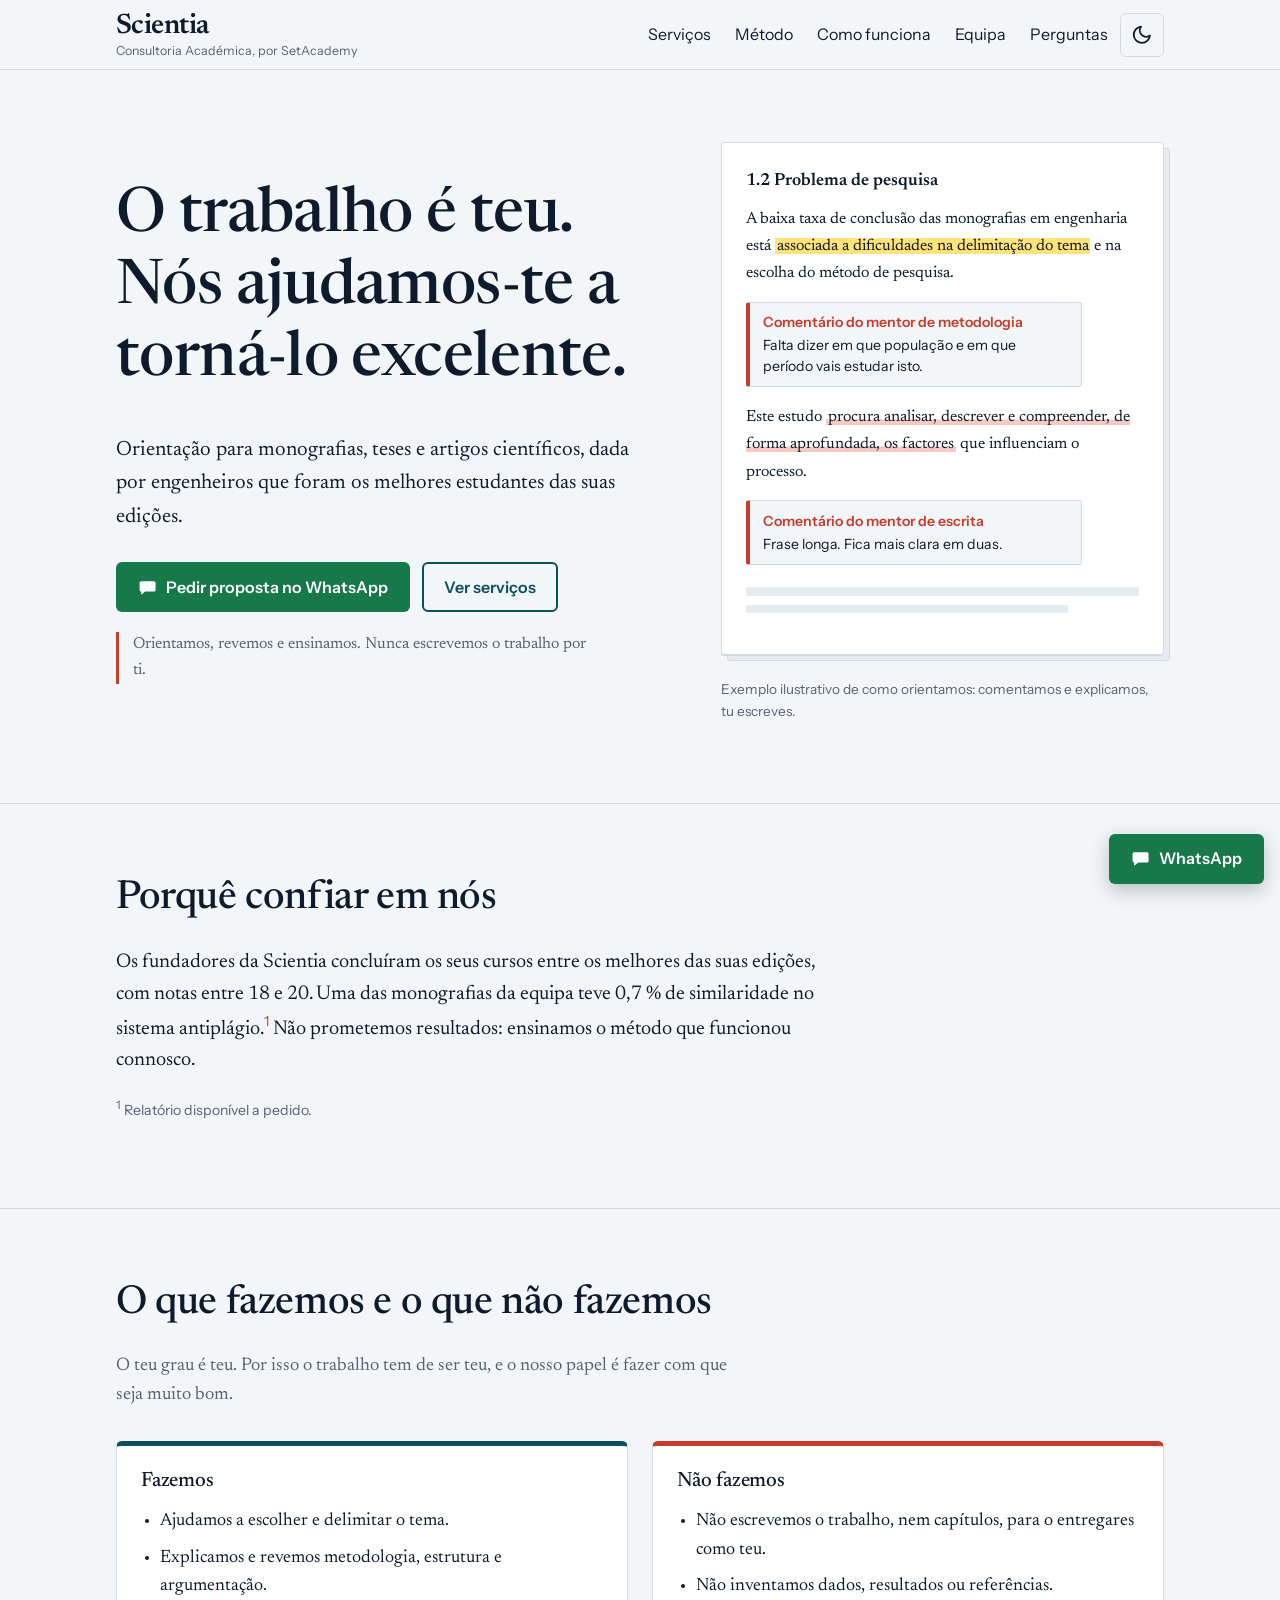
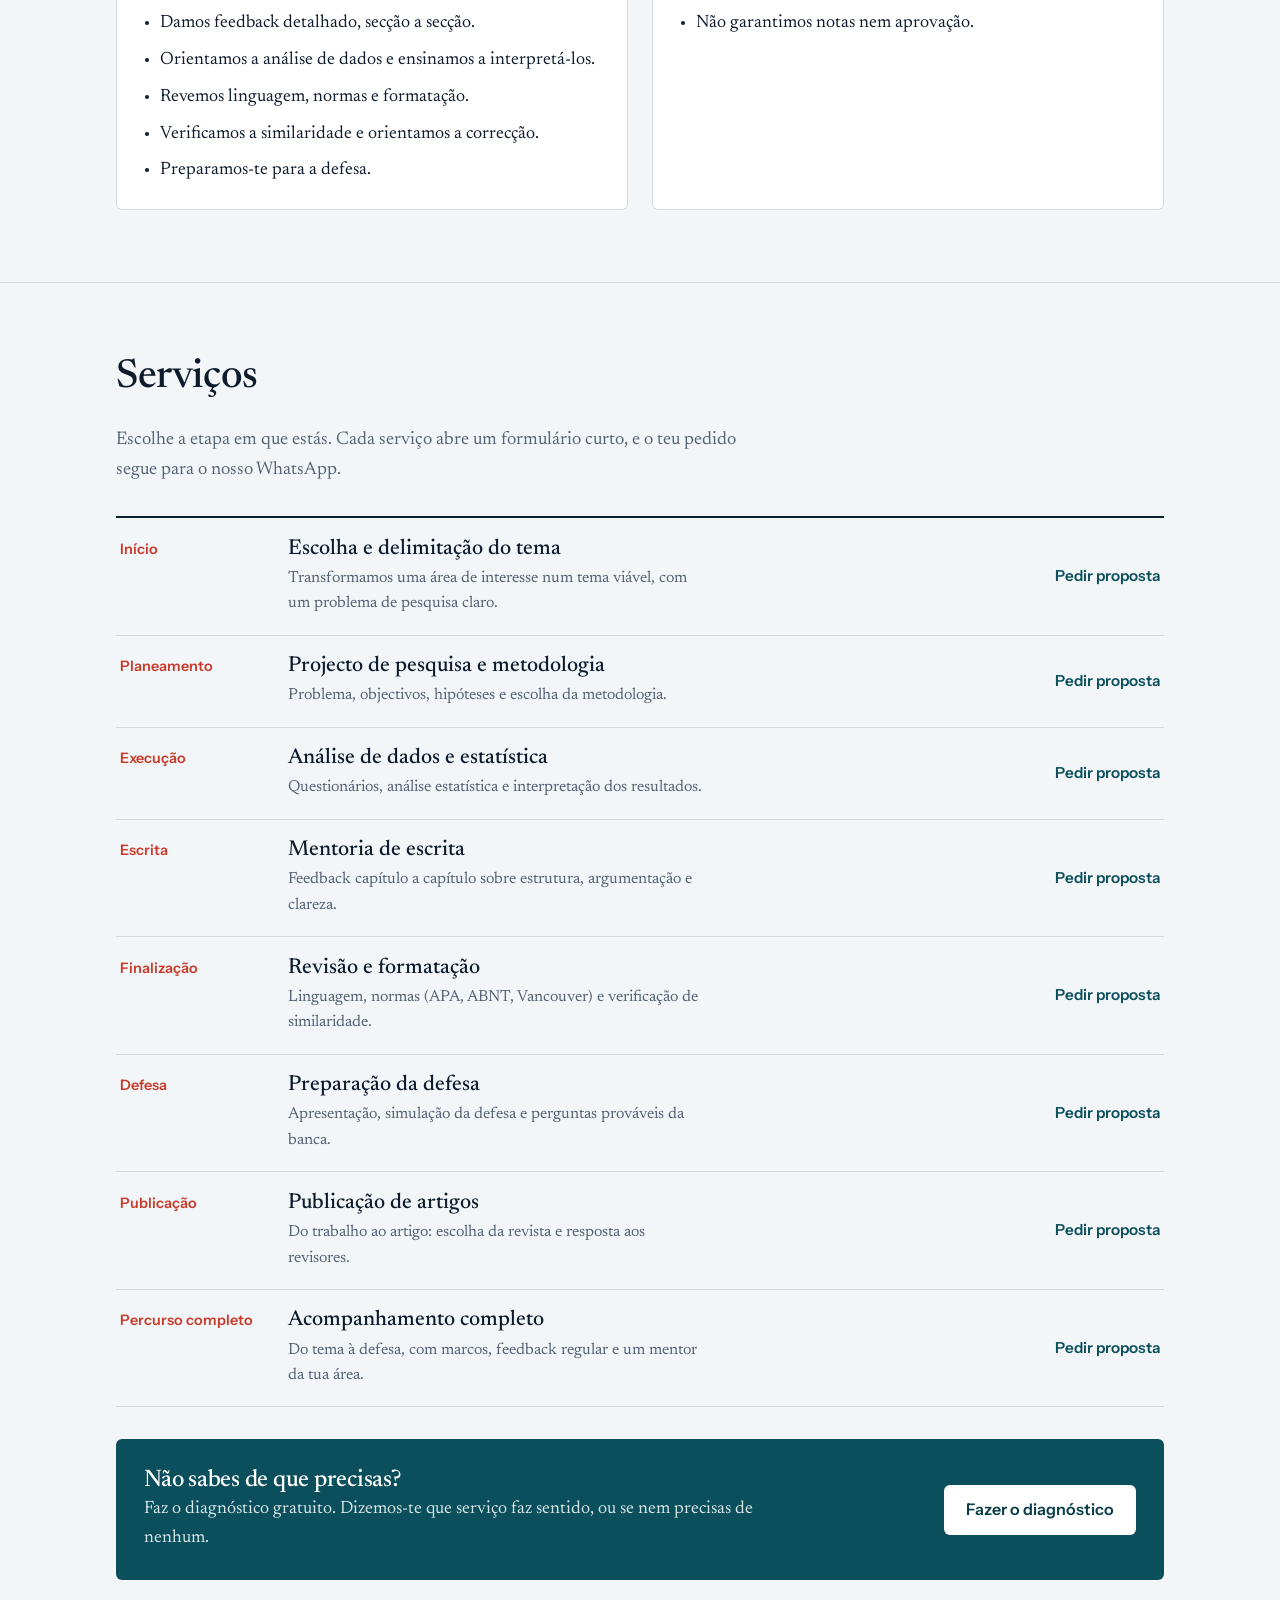
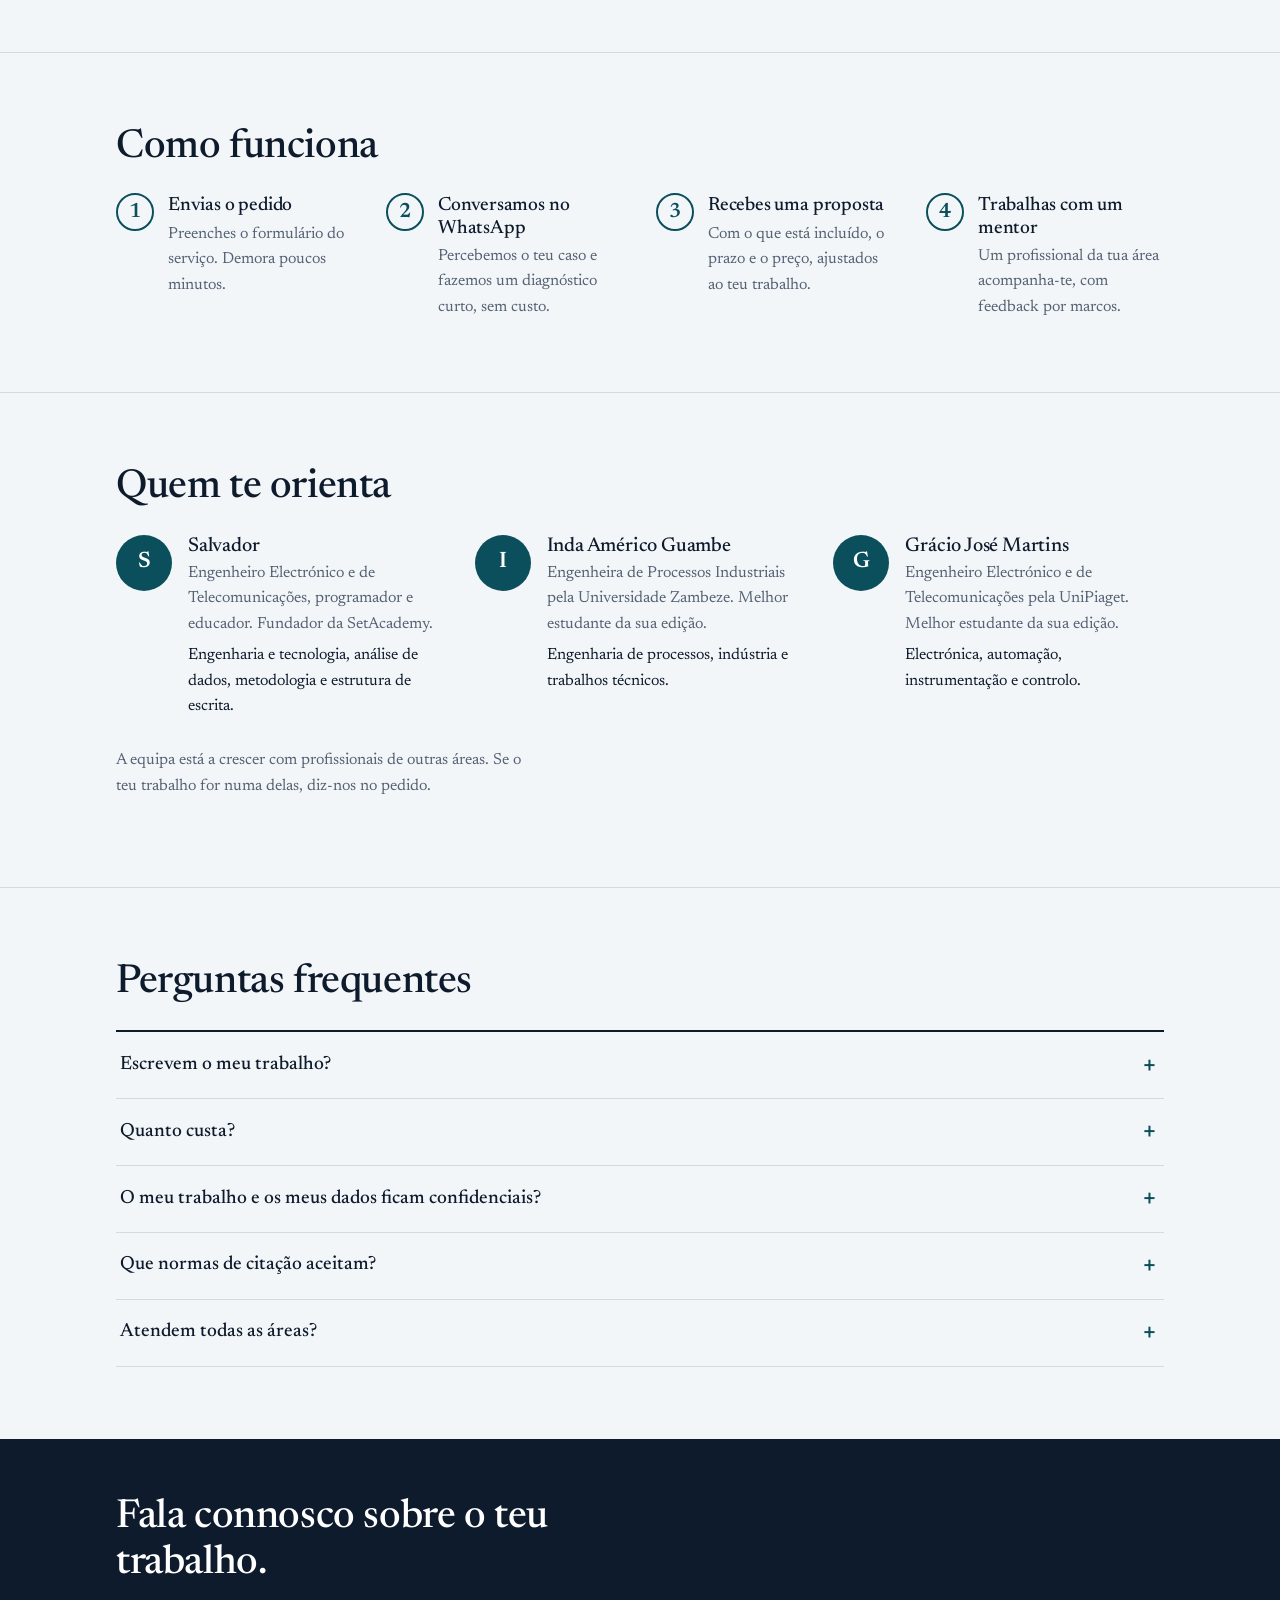
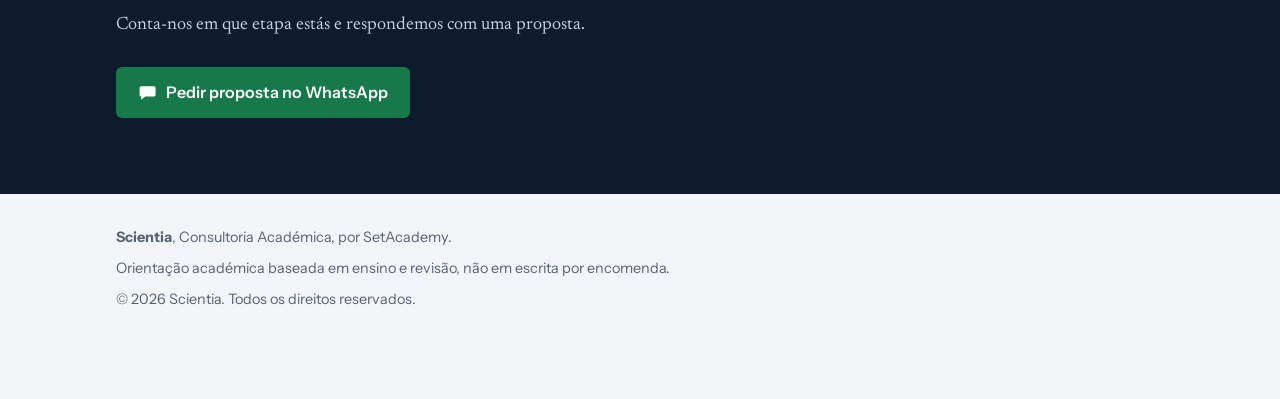
<file: index.html>
<!doctype html>
<html lang="pt-MZ">
<head>
  <meta charset="utf-8">
  <meta name="viewport" content="width=device-width, initial-scale=1">
  <script>
    /* Tema inicial: escolha guardada, ou predefinição do sistema. Corre antes de pintar a página. */
    (function () {
      var t = null;
      try { t = window.localStorage.getItem("scientia-tema"); } catch (e) {}
      if (t !== "light" && t !== "dark") {
        t = window.matchMedia && window.matchMedia("(prefers-color-scheme: dark)").matches ? "dark" : "light";
      }
      document.documentElement.setAttribute("data-tema", t);
    })();
  </script>
  <title>Scientia, Consultoria Académica</title>
  <meta name="description" content="O trabalho é teu. Nós ajudamos-te a torná-lo excelente. Orientação para monografias, teses e artigos científicos, do tema à defesa.">
  <meta name="theme-color" content="#f3f6f8">
  <meta property="og:title" content="Scientia, Consultoria Académica">
  <meta property="og:description" content="O trabalho é teu. Nós ajudamos-te a torná-lo excelente. Orientação para monografias, teses e artigos científicos.">
  <meta property="og:type" content="website">
  <meta property="og:locale" content="pt_MZ">
  <link rel="preconnect" href="https://fonts.googleapis.com">
  <link rel="preconnect" href="https://fonts.gstatic.com" crossorigin>
  <link href="https://fonts.googleapis.com/css2?family=Instrument+Sans:wght@400;500;600&family=Newsreader:ital,opsz,wght@0,6..72,400..700;1,6..72,400..600&display=swap" rel="stylesheet">
  <link rel="stylesheet" href="css/estilo.css">
</head>
<body>
  <a class="salto" href="#conteudo">Saltar para o conteúdo</a>

  <header class="cabecalho">
    <div class="contentor cabecalho-linha">
      <a class="marca" href="index.html" aria-label="Scientia, Consultoria Académica, por SetAcademy. Página inicial">
        <span class="marca-nome">Scientia</span>
        <span class="marca-sub">Consultoria Académica<span class="marca-por">, por SetAcademy</span></span>
      </a>
      <nav class="nav" id="menu" aria-label="Principal">
        <a href="#servicos">Serviços</a>
        <a href="#metodo">Método</a>
        <a href="#como-funciona">Como funciona</a>
        <a href="#equipa">Equipa</a>
        <a href="#perguntas">Perguntas</a>
      </nav>
      <div class="cabecalho-acoes">
        <button class="icone-botao" id="tema" type="button" aria-label="Mudar para tema escuro">
          <svg class="ico-lua" viewBox="0 0 24 24" fill="none" stroke="currentColor" stroke-width="2" stroke-linecap="round" stroke-linejoin="round" aria-hidden="true"><path d="M21 12.8A9 9 0 1 1 11.2 3a7 7 0 0 0 9.8 9.8z"/></svg>
          <svg class="ico-sol" viewBox="0 0 24 24" fill="none" stroke="currentColor" stroke-width="2" stroke-linecap="round" stroke-linejoin="round" aria-hidden="true"><circle cx="12" cy="12" r="4"/><path d="M12 2v2M12 20v2M4.9 4.9l1.4 1.4M17.7 17.7l1.4 1.4M2 12h2M20 12h2M4.9 19.1l1.4-1.4M17.7 6.3l1.4-1.4"/></svg>
        </button>
        <button class="icone-botao menu-botao" id="menu-botao" type="button" aria-expanded="false" aria-controls="menu" aria-label="Abrir menu">
          <svg class="ico-abrir" viewBox="0 0 24 24" fill="none" stroke="currentColor" stroke-width="2" stroke-linecap="round" aria-hidden="true"><path d="M4 7h16M4 12h16M4 17h16"/></svg>
          <svg class="ico-fechar" viewBox="0 0 24 24" fill="none" stroke="currentColor" stroke-width="2" stroke-linecap="round" aria-hidden="true"><path d="M6 6l12 12M18 6L6 18"/></svg>
        </button>
      </div>
    </div>
  </header>

  <main id="conteudo">

    <section class="heroi" aria-labelledby="titulo-principal">
      <div class="contentor">
        <div class="heroi-texto">
          <h1 id="titulo-principal">O trabalho é teu. Nós ajudamos-te a torná-lo excelente.</h1>
          <p class="lead">Orientação para monografias, teses e artigos científicos, dada por engenheiros que foram os melhores estudantes das suas edições.</p>
          <div class="acoes">
            <a class="botao botao-wa" href="#" data-wa="">
              <svg viewBox="0 0 24 24" fill="currentColor" aria-hidden="true"><path d="M4 4h16a2 2 0 0 1 2 2v9a2 2 0 0 1-2 2H9l-5 4v-4H4a2 2 0 0 1-2-2V6a2 2 0 0 1 2-2z"/></svg>
              Pedir proposta no WhatsApp
            </a>
            <a class="botao botao-linha" href="#servicos">Ver serviços</a>
          </div>
          <p class="nota-pe">Orientamos, revemos e ensinamos. Nunca escrevemos o trabalho por ti.</p>
        </div>

        <div class="manuscrito-moldura">
          <div class="manuscrito" aria-hidden="true">
            <h2>1.2 Problema de pesquisa</h2>
            <p>A baixa taxa de conclusão das monografias em engenharia está <mark>associada a dificuldades na delimitação do tema</mark> e na escolha do método de pesquisa.</p>
            <div class="comentario"><b>Comentário do mentor de metodologia</b>Falta dizer em que população e em que período vais estudar isto.</div>
            <p style="margin-top:1.1rem">Este estudo <mark class="sublinhado">procura analisar, descrever e compreender, de forma aprofundada, os factores</mark> que influenciam o processo.</p>
            <div class="comentario"><b>Comentário do mentor de escrita</b>Frase longa. Fica mais clara em duas.</div>
            <span class="linha-cinza" style="margin-top:1.4rem"></span>
            <span class="linha-cinza" style="width:82%"></span>
          </div>
          <p class="legenda-manuscrito">Exemplo ilustrativo de como orientamos: comentamos e explicamos, tu escreves.</p>
        </div>
      </div>
    </section>

    <section class="seccao" id="confianca" aria-labelledby="titulo-confianca">
      <div class="contentor">
        <h2 id="titulo-confianca">Porquê confiar em nós</h2>
        <p class="confianca-texto">Os fundadores da Scientia concluíram os seus cursos entre os melhores das suas edições, com notas entre 18 e 20. Uma das monografias da equipa teve 0,7&nbsp;% de similaridade no sistema antiplágio.<sup>1</sup> Não prometemos resultados: ensinamos o método que funcionou connosco.</p>
        <p class="rodape-nota"><sup>1</sup> Relatório disponível a pedido.</p>
      </div>
    </section>

    <section class="seccao" id="metodo" aria-labelledby="titulo-metodo">
      <div class="contentor">
        <h2 id="titulo-metodo">O que fazemos e o que não fazemos</h2>
        <p class="seccao-intro">O teu grau é teu. Por isso o trabalho tem de ser teu, e o nosso papel é fazer com que seja muito bom.</p>
        <div class="duas-colunas">
          <div class="coluna">
            <h3>Fazemos</h3>
            <ul>
              <li>Ajudamos a escolher e delimitar o tema.</li>
              <li>Explicamos e revemos metodologia, estrutura e argumentação.</li>
              <li>Damos feedback detalhado, secção a secção.</li>
              <li>Orientamos a análise de dados e ensinamos a interpretá-los.</li>
              <li>Revemos linguagem, normas e formatação.</li>
              <li>Verificamos a similaridade e orientamos a correcção.</li>
              <li>Preparamos-te para a defesa.</li>
            </ul>
          </div>
          <div class="coluna nao">
            <h3>Não fazemos</h3>
            <ul>
              <li>Não escrevemos o trabalho, nem capítulos, para o entregares como teu.</li>
              <li>Não inventamos dados, resultados ou referências.</li>
              <li>Não garantimos notas nem aprovação.</li>
            </ul>
          </div>
        </div>
      </div>
    </section>

    <section class="seccao" id="servicos" aria-labelledby="titulo-servicos">
      <div class="contentor">
        <h2 id="titulo-servicos">Serviços</h2>
        <p class="seccao-intro">Escolhe a etapa em que estás. Cada serviço abre um formulário curto, e o teu pedido segue para o nosso WhatsApp.</p>

        <ul class="indice">
          <li><a href="servico.html?s=tema">
            <span class="indice-etapa">Início</span>
            <span class="indice-titulo">Escolha e delimitação do tema</span>
            <span class="indice-desc">Transformamos uma área de interesse num tema viável, com um problema de pesquisa claro.</span>
            <span class="indice-ir">Pedir proposta</span>
          </a></li>
          <li><a href="servico.html?s=projecto">
            <span class="indice-etapa">Planeamento</span>
            <span class="indice-titulo">Projecto de pesquisa e metodologia</span>
            <span class="indice-desc">Problema, objectivos, hipóteses e escolha da metodologia.</span>
            <span class="indice-ir">Pedir proposta</span>
          </a></li>
          <li><a href="servico.html?s=dados">
            <span class="indice-etapa">Execução</span>
            <span class="indice-titulo">Análise de dados e estatística</span>
            <span class="indice-desc">Questionários, análise estatística e interpretação dos resultados.</span>
            <span class="indice-ir">Pedir proposta</span>
          </a></li>
          <li><a href="servico.html?s=escrita">
            <span class="indice-etapa">Escrita</span>
            <span class="indice-titulo">Mentoria de escrita</span>
            <span class="indice-desc">Feedback capítulo a capítulo sobre estrutura, argumentação e clareza.</span>
            <span class="indice-ir">Pedir proposta</span>
          </a></li>
          <li><a href="servico.html?s=revisao">
            <span class="indice-etapa">Finalização</span>
            <span class="indice-titulo">Revisão e formatação</span>
            <span class="indice-desc">Linguagem, normas (APA, ABNT, Vancouver) e verificação de similaridade.</span>
            <span class="indice-ir">Pedir proposta</span>
          </a></li>
          <li><a href="servico.html?s=defesa">
            <span class="indice-etapa">Defesa</span>
            <span class="indice-titulo">Preparação da defesa</span>
            <span class="indice-desc">Apresentação, simulação da defesa e perguntas prováveis da banca.</span>
            <span class="indice-ir">Pedir proposta</span>
          </a></li>
          <li><a href="servico.html?s=artigo">
            <span class="indice-etapa">Publicação</span>
            <span class="indice-titulo">Publicação de artigos</span>
            <span class="indice-desc">Do trabalho ao artigo: escolha da revista e resposta aos revisores.</span>
            <span class="indice-ir">Pedir proposta</span>
          </a></li>
          <li><a href="servico.html?s=acompanhamento">
            <span class="indice-etapa">Percurso completo</span>
            <span class="indice-titulo">Acompanhamento completo</span>
            <span class="indice-desc">Do tema à defesa, com marcos, feedback regular e um mentor da tua área.</span>
            <span class="indice-ir">Pedir proposta</span>
          </a></li>
        </ul>

        <div class="diagnostico">
          <div>
            <h3>Não sabes de que precisas?</h3>
            <p>Faz o diagnóstico gratuito. Dizemos-te que serviço faz sentido, ou se nem precisas de nenhum.</p>
          </div>
          <a class="botao" href="servico.html?s=diagnostico">Fazer o diagnóstico</a>
        </div>
      </div>
    </section>

    <section class="seccao" id="como-funciona" aria-labelledby="titulo-como">
      <div class="contentor">
        <h2 id="titulo-como">Como funciona</h2>
        <ol class="passos">
          <li>
            <h3>Envias o pedido</h3>
            <p>Preenches o formulário do serviço. Demora poucos minutos.</p>
          </li>
          <li>
            <h3>Conversamos no WhatsApp</h3>
            <p>Percebemos o teu caso e fazemos um diagnóstico curto, sem custo.</p>
          </li>
          <li>
            <h3>Recebes uma proposta</h3>
            <p>Com o que está incluído, o prazo e o preço, ajustados ao teu trabalho.</p>
          </li>
          <li>
            <h3>Trabalhas com um mentor</h3>
            <p>Um profissional da tua área acompanha-te, com feedback por marcos.</p>
          </li>
        </ol>
      </div>
    </section>

    <section class="seccao" id="equipa" aria-labelledby="titulo-equipa">
      <div class="contentor">
        <h2 id="titulo-equipa">Quem te orienta</h2>
        <ul class="equipa">
          <li class="pessoa">
            <span class="monograma" aria-hidden="true">S</span>
            <div>
              <h3>Salvador</h3>
              <p>Engenheiro Electrónico e de Telecomunicações, programador e educador. Fundador da SetAcademy.</p>
              <p class="area">Engenharia e tecnologia, análise de dados, metodologia e estrutura de escrita.</p>
            </div>
          </li>
          <li class="pessoa">
            <span class="monograma" aria-hidden="true">I</span>
            <div>
              <h3>Inda Américo Guambe</h3>
              <p>Engenheira de Processos Industriais pela Universidade Zambeze. Melhor estudante da sua edição.</p>
              <p class="area">Engenharia de processos, indústria e trabalhos técnicos.</p>
            </div>
          </li>
          <li class="pessoa">
            <span class="monograma" aria-hidden="true">G</span>
            <div>
              <h3>Grácio José Martins</h3>
              <p>Engenheiro Electrónico e de Telecomunicações pela UniPiaget. Melhor estudante da sua edição.</p>
              <p class="area">Electrónica, automação, instrumentação e controlo.</p>
            </div>
          </li>
        </ul>
        <p class="mais-equipa">A equipa está a crescer com profissionais de outras áreas. Se o teu trabalho for numa delas, diz-nos no pedido.</p>
      </div>
    </section>

    <section class="seccao" id="perguntas" aria-labelledby="titulo-perguntas">
      <div class="contentor">
        <h2 id="titulo-perguntas">Perguntas frequentes</h2>

        <details class="pergunta">
          <summary>Escrevem o meu trabalho?</summary>
          <p>Não. Orientamos, revemos e ensinamos, mas o trabalho é escrito por ti. É assim que ele continua a ser teu, e que o consegues defender.</p>
        </details>
        <details class="pergunta">
          <summary>Quanto custa?</summary>
          <p>Depende do serviço, da etapa e do prazo. Por isso respondemos a cada pedido com uma proposta, depois de percebermos o teu caso.</p>
        </details>
        <details class="pergunta">
          <summary>O meu trabalho e os meus dados ficam confidenciais?</summary>
          <p>Sim. Usamos os teus dados apenas para responder ao teu pedido, e não partilhamos nem reutilizamos o teu trabalho.</p>
        </details>
        <details class="pergunta">
          <summary>Que normas de citação aceitam?</summary>
          <p>APA, ABNT, Vancouver e as normas da tua instituição. Se a tua universidade tiver um manual próprio, envia-o na conversa.</p>
        </details>
        <details class="pergunta">
          <summary>Atendem todas as áreas?</summary>
          <p>Começamos pela engenharia e tecnologia. Para outras áreas, conta-nos o teu caso e dizemos-te se temos o mentor certo.</p>
        </details>
      </div>
    </section>

    <section class="final" aria-labelledby="titulo-final">
      <div class="contentor">
        <h2 id="titulo-final">Fala connosco sobre o teu trabalho.</h2>
        <p>Conta-nos em que etapa estás e respondemos com uma proposta.</p>
        <div class="acoes">
          <a class="botao botao-wa" href="#" data-wa="">
            <svg viewBox="0 0 24 24" fill="currentColor" aria-hidden="true"><path d="M4 4h16a2 2 0 0 1 2 2v9a2 2 0 0 1-2 2H9l-5 4v-4H4a2 2 0 0 1-2-2V6a2 2 0 0 1 2-2z"/></svg>
            Pedir proposta no WhatsApp
          </a>
        </div>
      </div>
    </section>
  </main>

  <footer class="rodape">
    <div class="contentor">
      <p><strong>Scientia</strong>, Consultoria Académica, por SetAcademy.</p>
      <p>Orientação académica baseada em ensino e revisão, não em escrita por encomenda.</p>
      <p>&copy; <span data-ano>2026</span> Scientia. Todos os direitos reservados.</p>
    </div>
  </footer>

  <a class="botao botao-wa flutuante" href="#" data-wa="" aria-label="Falar no WhatsApp">
    <svg viewBox="0 0 24 24" fill="currentColor" aria-hidden="true"><path d="M4 4h16a2 2 0 0 1 2 2v9a2 2 0 0 1-2 2H9l-5 4v-4H4a2 2 0 0 1-2-2V6a2 2 0 0 1 2-2z"/></svg>
    WhatsApp
  </a>

  <script src="js/config.js"></script>
  <script src="js/main.js"></script>
</body>
</html>
</file>
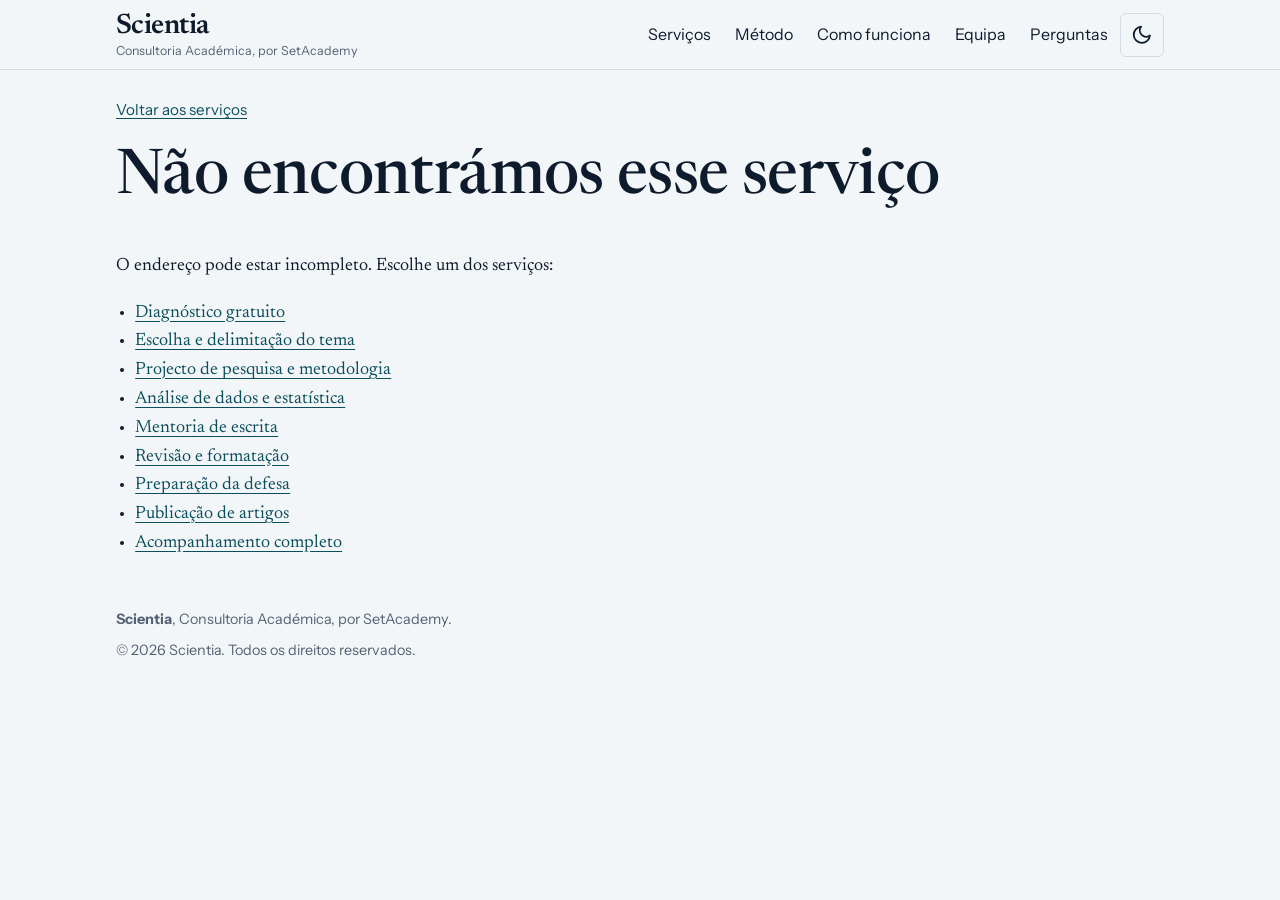
<file: servico.html>
<!doctype html>
<html lang="pt-MZ">
<head>
  <meta charset="utf-8">
  <meta name="viewport" content="width=device-width, initial-scale=1">
  <script>
    /* Tema inicial: escolha guardada, ou predefinição do sistema. Corre antes de pintar a página. */
    (function () {
      var t = null;
      try { t = window.localStorage.getItem("scientia-tema"); } catch (e) {}
      if (t !== "light" && t !== "dark") {
        t = window.matchMedia && window.matchMedia("(prefers-color-scheme: dark)").matches ? "dark" : "light";
      }
      document.documentElement.setAttribute("data-tema", t);
    })();
  </script>
  <title>Pedir proposta · Scientia, Consultoria Académica</title>
  <meta name="description" content="Preenche o formulário e envia o teu pedido para o WhatsApp da Scientia.">
  <meta name="theme-color" content="#f3f6f8">
  <link rel="preconnect" href="https://fonts.googleapis.com">
  <link rel="preconnect" href="https://fonts.gstatic.com" crossorigin>
  <link href="https://fonts.googleapis.com/css2?family=Instrument+Sans:wght@400;500;600&family=Newsreader:ital,opsz,wght@0,6..72,400..700;1,6..72,400..600&display=swap" rel="stylesheet">
  <link rel="stylesheet" href="css/estilo.css">
</head>
<body>
  <a class="salto" href="#conteudo">Saltar para o conteúdo</a>

  <header class="cabecalho">
    <div class="contentor cabecalho-linha">
      <a class="marca" href="index.html" aria-label="Scientia, Consultoria Académica, por SetAcademy. Página inicial">
        <span class="marca-nome">Scientia</span>
        <span class="marca-sub">Consultoria Académica<span class="marca-por">, por SetAcademy</span></span>
      </a>
      <nav class="nav" id="menu" aria-label="Principal">
        <a href="index.html#servicos">Serviços</a>
        <a href="index.html#metodo">Método</a>
        <a href="index.html#como-funciona">Como funciona</a>
        <a href="index.html#equipa">Equipa</a>
        <a href="index.html#perguntas">Perguntas</a>
      </nav>
      <div class="cabecalho-acoes">
        <button class="icone-botao" id="tema" type="button" aria-label="Mudar para tema escuro">
          <svg class="ico-lua" viewBox="0 0 24 24" fill="none" stroke="currentColor" stroke-width="2" stroke-linecap="round" stroke-linejoin="round" aria-hidden="true"><path d="M21 12.8A9 9 0 1 1 11.2 3a7 7 0 0 0 9.8 9.8z"/></svg>
          <svg class="ico-sol" viewBox="0 0 24 24" fill="none" stroke="currentColor" stroke-width="2" stroke-linecap="round" stroke-linejoin="round" aria-hidden="true"><circle cx="12" cy="12" r="4"/><path d="M12 2v2M12 20v2M4.9 4.9l1.4 1.4M17.7 17.7l1.4 1.4M2 12h2M20 12h2M4.9 19.1l1.4-1.4M17.7 6.3l1.4-1.4"/></svg>
        </button>
        <button class="icone-botao menu-botao" id="menu-botao" type="button" aria-expanded="false" aria-controls="menu" aria-label="Abrir menu">
          <svg class="ico-abrir" viewBox="0 0 24 24" fill="none" stroke="currentColor" stroke-width="2" stroke-linecap="round" aria-hidden="true"><path d="M4 7h16M4 12h16M4 17h16"/></svg>
          <svg class="ico-fechar" viewBox="0 0 24 24" fill="none" stroke="currentColor" stroke-width="2" stroke-linecap="round" aria-hidden="true"><path d="M6 6l12 12M18 6L6 18"/></svg>
        </button>
      </div>
    </div>
  </header>

  <main id="conteudo" class="contentor">
    <a class="voltar" href="index.html#servicos">Voltar aos serviços</a>

    <div id="cabecalho-servico" class="servico-topo">
      <p class="etapa" id="servico-etapa"></p>
      <h1 id="servico-titulo"></h1>
      <p id="servico-descricao"></p>
      <p class="aviso-etico" id="servico-nota" hidden></p>
      <p class="aviso-etico">Orientamos, revemos e ensinamos. Nunca escrevemos o trabalho por ti.</p>
    </div>

    <form id="formulario" class="formulario">
      <div id="campos"></div>
      <p class="consentimento">Usamos estes dados apenas para responder ao teu pedido.</p>
      <button class="botao botao-wa" type="submit">Enviar pedido para o WhatsApp</button>
      <p class="como-envia">Vai abrir-se o WhatsApp com a tua mensagem já escrita. Só falta carregares em enviar.</p>
    </form>

    <section id="resultado" class="resultado" hidden aria-live="polite">
      <h2>A tua mensagem está pronta</h2>
      <p>Abrimos o WhatsApp com este texto. Confirma que a mensagem foi enviada na conversa. Se o WhatsApp não abriu, usa um dos botões.</p>
      <pre id="mensagem"></pre>
      <div class="acoes">
        <a id="abrir-whatsapp" class="botao botao-wa" href="#">Abrir o WhatsApp</a>
        <button id="copiar" class="botao botao-linha" type="button">Copiar mensagem</button>
      </div>
      <p id="estado-copia" class="estado-copia" role="status"></p>
      <p id="aviso-config" class="aviso-config" hidden>O número de WhatsApp da Scientia ainda não foi configurado neste site. Edita js/config.js.</p>
    </section>

    <section id="nao-encontrado" class="nao-encontrado" hidden>
      <h1>Não encontrámos esse serviço</h1>
      <p>O endereço pode estar incompleto. Escolhe um dos serviços:</p>
      <ul id="lista-servicos"></ul>
    </section>
  </main>

  <footer class="rodape">
    <div class="contentor">
      <p><strong>Scientia</strong>, Consultoria Académica, por SetAcademy.</p>
      <p>&copy; <span data-ano>2026</span> Scientia. Todos os direitos reservados.</p>
    </div>
  </footer>

  <script src="js/config.js"></script>
  <script src="js/main.js"></script>
  <script src="js/servico.js"></script>
</body>
</html>
</file>
<file: css/estilo.css>
/* Scientia: identidade académica.
   Papel de impressão frio, tinta azul-escura, capa de encadernação em verde-azulado,
   caneta vermelha de revisor só para comentários.
   Tema claro por omissão; o tema escuro entra por [data-tema="dark"] na raiz. */

:root {
  color-scheme: light;
  --papel: #f3f6f8;
  --folha: #ffffff;
  --tinta: #0e1b2c;
  --suave: #556274;
  --linha: #d3dae2;
  --linha-suave: #e6ebf0;
  --hover: #e9eff3;
  --capa: #0b4f5c;
  --capa-fundo: #0b4f5c;
  --capa-escura: #083c46;
  --revisor: #c93b2a;
  --marcador: #ffe27a;
  --sublinhado: #f6c9c2;
  --faixa: #0e1b2c;
  --campo-fundo: #ffffff;
  --campo-borda: #9aa7b6;
  --sombra: rgba(14, 27, 44, 0.25);
  --sombra-cab: rgba(14, 27, 44, 0.1);
  --whatsapp: #17794a;
  --whatsapp-escuro: #11613b;
  --serif: "Newsreader", Georgia, "Times New Roman", serif;
  --sans: "Instrument Sans", system-ui, -apple-system, "Segoe UI", Roboto, sans-serif;
  --largura: 68rem;
  --raio: 6px;
}

:root[data-tema="dark"] {
  color-scheme: dark;
  --papel: #0c1620;
  --folha: #142231;
  --tinta: #e8eef4;
  --suave: #a3b3c3;
  --linha: #2b3c4d;
  --linha-suave: #22323f;
  --hover: #182838;
  --capa: #62c4d4;
  --capa-fundo: #0e5c6b;
  --capa-escura: #8ad6e3;
  --revisor: #ff8a78;
  --marcador: #e6c24f;
  --sublinhado: rgba(255, 138, 120, 0.35);
  --faixa: #060d14;
  --campo-fundo: #0c1620;
  --campo-borda: #5b6e82;
  --sombra: rgba(0, 0, 0, 0.55);
  --sombra-cab: rgba(0, 0, 0, 0.45);
}

*, *::before, *::after { box-sizing: border-box; }

html {
  scroll-behavior: smooth;
  scroll-padding-top: 5rem;
  -webkit-text-size-adjust: 100%;
}

body {
  margin: 0;
  background: var(--papel);
  color: var(--tinta);
  font-family: var(--serif);
  font-size: 1.125rem;
  line-height: 1.6;
}

img, svg { max-width: 100%; }

a { color: var(--capa); text-underline-offset: 0.2em; }
a:hover { color: var(--capa-escura); }

:focus-visible {
  outline: 3px solid var(--revisor);
  outline-offset: 3px;
  border-radius: 2px;
}

h1, h2, h3 {
  font-family: var(--serif);
  font-weight: 500;
  line-height: 1.15;
  letter-spacing: -0.01em;
  margin: 0 0 0.6em;
}
h1 { font-size: clamp(2.4rem, 6.5vw, 3.9rem); }
h2 { font-size: clamp(1.8rem, 4vw, 2.5rem); }
h3 { font-size: 1.3rem; }
p { margin: 0 0 1em; max-width: 62ch; }

.contentor {
  width: 100%;
  max-width: var(--largura);
  margin: 0 auto;
  padding: 0 1.25rem;
}

.salto {
  position: absolute;
  left: -9999px;
  top: 0;
  background: var(--tinta);
  color: var(--papel);
  padding: 0.6rem 1rem;
  font-family: var(--sans);
  z-index: 100;
}
.salto:focus { left: 0.5rem; top: 0.5rem; }

/* Cabeçalho fixo */
.cabecalho {
  position: sticky;
  top: 0;
  z-index: 60;
  background: var(--papel);
  border-bottom: 1px solid var(--linha);
}
.cabecalho.rolou { box-shadow: 0 2px 14px var(--sombra-cab); }
.cabecalho-linha {
  display: flex;
  align-items: center;
  gap: 0.75rem;
  padding-top: 0.7rem;
  padding-bottom: 0.7rem;
}
.marca {
  display: flex;
  flex-direction: column;
  min-width: 0;
  margin-right: auto;
  text-decoration: none;
  color: var(--tinta);
  line-height: 1.1;
}
.marca:hover { color: var(--tinta); }
.marca-nome {
  font-family: var(--serif);
  font-size: 1.75rem;
  font-weight: 600;
  letter-spacing: -0.02em;
}
.marca-sub {
  font-family: var(--sans);
  font-size: 0.78rem;
  color: var(--suave);
  margin-top: 0.15rem;
}
.marca-por { display: none; }

.cabecalho-acoes { display: flex; align-items: center; gap: 0.5rem; }
.icone-botao {
  display: inline-flex;
  align-items: center;
  justify-content: center;
  width: 2.75rem;
  height: 2.75rem;
  padding: 0;
  background: transparent;
  color: var(--tinta);
  border: 1px solid var(--linha);
  border-radius: var(--raio);
  cursor: pointer;
}
.icone-botao:hover { background: var(--hover); }
.icone-botao svg { width: 1.35rem; height: 1.35rem; }

.ico-sol { display: none; }
:root[data-tema="dark"] .ico-sol { display: block; }
:root[data-tema="dark"] .ico-lua { display: none; }
.ico-fechar { display: none; }
.menu-botao[aria-expanded="true"] .ico-fechar { display: block; }
.menu-botao[aria-expanded="true"] .ico-abrir { display: none; }

/* Navegação: painel em ecrãs pequenos, em linha em ecrãs largos */
.nav {
  display: none;
  font-family: var(--sans);
  font-size: 1rem;
}
.nav.aberto {
  display: flex;
  flex-direction: column;
  position: absolute;
  left: 0;
  right: 0;
  top: 100%;
  background: var(--papel);
  border-bottom: 1px solid var(--linha);
  box-shadow: 0 12px 20px var(--sombra-cab);
  padding: 0.25rem 1.25rem 1rem;
}
.nav a {
  display: flex;
  align-items: center;
  min-height: 3rem;
  color: var(--tinta);
  text-decoration: none;
  border-bottom: 1px solid var(--linha);
}
.nav a:last-child { border-bottom: 0; }
.nav a:hover { color: var(--capa); text-decoration: underline; }

/* Botões */
.botao {
  display: inline-flex;
  align-items: center;
  justify-content: center;
  gap: 0.55rem;
  font-family: var(--sans);
  font-size: 1rem;
  font-weight: 600;
  line-height: 1.2;
  padding: 0.85rem 1.25rem;
  border-radius: var(--raio);
  border: 2px solid transparent;
  text-decoration: none;
  cursor: pointer;
  min-height: 3rem;
}
.botao svg { width: 1.2rem; height: 1.2rem; flex: none; }
.botao-wa { background: var(--whatsapp); color: #fff; }
.botao-wa:hover { background: var(--whatsapp-escuro); color: #fff; }
.botao-linha { background: transparent; color: var(--capa); border-color: var(--capa); }
.botao-linha:hover { background: var(--capa-fundo); border-color: var(--capa-fundo); color: #fff; }

/* Herói */
.heroi { padding: 3rem 0 3.5rem; }
.heroi .contentor { display: grid; gap: 3rem; }
.heroi-texto p.lead { font-size: 1.3rem; color: var(--tinta); max-width: 34rem; }
.acoes { display: flex; flex-wrap: wrap; gap: 0.75rem; margin: 1.75rem 0 1.25rem; }
.nota-pe {
  font-size: 1rem;
  color: var(--suave);
  max-width: 30rem;
  border-left: 3px solid var(--revisor);
  padding-left: 0.85rem;
  margin: 0;
}

/* Página-exemplo com comentários de revisor */
.manuscrito-moldura { position: relative; }
.manuscrito {
  background: var(--folha);
  border: 1px solid var(--linha);
  border-radius: 3px;
  box-shadow: 0 1px 0 var(--linha), 6px 6px 0 -1px var(--linha-suave), 6px 6px 0 0 var(--linha);
  padding: 1.75rem 1.5rem 2rem;
  font-size: 1rem;
  line-height: 1.7;
}
.manuscrito h2 {
  font-size: 1.1rem;
  font-weight: 600;
  margin: 0 0 0.9rem;
  letter-spacing: 0;
}
.manuscrito p { margin: 0 0 0.9rem; max-width: none; }
.manuscrito .linha-cinza { display: block; height: 0.55rem; background: var(--linha-suave); border-radius: 2px; margin-bottom: 0.55rem; }
.manuscrito mark { background: var(--marcador); color: #0e1b2c; padding: 0 0.1em; }
.manuscrito mark.sublinhado { background: none; color: inherit; box-shadow: inset 0 -0.35em 0 var(--sublinhado); }
.comentario {
  font-family: var(--sans);
  font-size: 0.88rem;
  line-height: 1.45;
  background: var(--papel);
  border: 1px solid var(--linha);
  border-left: 4px solid var(--revisor);
  border-radius: 3px;
  padding: 0.6rem 0.8rem;
  margin-top: 0.75rem;
  max-width: 21rem;
}
.comentario b { display: block; font-weight: 600; color: var(--revisor); margin-bottom: 0.15rem; }
.legenda-manuscrito {
  font-family: var(--sans);
  font-size: 0.85rem;
  color: var(--suave);
  margin: 1.5rem 0 0;
}

/* Secções */
.seccao { padding: 3.5rem 0; border-top: 1px solid var(--linha); }
.seccao-intro { font-size: 1.15rem; color: var(--suave); max-width: 40rem; margin-bottom: 2rem; }

/* Porquê confiar */
.confianca-texto { font-size: 1.25rem; max-width: 44rem; }
.confianca-texto sup { font-family: var(--sans); font-size: 0.7em; color: var(--revisor); }
.rodape-nota { font-family: var(--sans); font-size: 0.88rem; color: var(--suave); margin-top: 0.5rem; }

/* Fazemos / Não fazemos */
.duas-colunas { display: grid; gap: 1.5rem; }
.coluna {
  background: var(--folha);
  border: 1px solid var(--linha);
  border-top: 5px solid var(--capa);
  border-radius: var(--raio);
  padding: 1.5rem;
}
.coluna.nao { border-top-color: var(--revisor); }
.coluna ul { margin: 0; padding-left: 1.2rem; }
.coluna li { margin-bottom: 0.5rem; }
.coluna li:last-child { margin-bottom: 0; }

/* Índice de serviços */
.indice { list-style: none; margin: 0; padding: 0; border-top: 2px solid var(--tinta); }
.indice li { border-bottom: 1px solid var(--linha); }
.indice a {
  display: grid;
  gap: 0.2rem 1.5rem;
  padding: 1.1rem 0.25rem;
  text-decoration: none;
  color: var(--tinta);
}
.indice a:hover { background: var(--hover); color: var(--tinta); }
.indice a:hover .indice-titulo { text-decoration: underline; }
.indice-etapa { font-family: var(--sans); font-size: 0.9rem; color: var(--revisor); font-weight: 600; }
.indice-titulo { font-size: 1.35rem; font-weight: 500; line-height: 1.25; }
.indice-desc { font-size: 1rem; color: var(--suave); max-width: 46ch; }
.indice-ir { font-family: var(--sans); font-size: 0.95rem; font-weight: 600; color: var(--capa); }

.diagnostico {
  margin-top: 2rem;
  background: var(--capa-fundo);
  color: #fff;
  border-radius: var(--raio);
  padding: 1.75rem;
  display: grid;
  gap: 1rem;
}
.diagnostico h3 { margin: 0; font-size: 1.5rem; }
.diagnostico p { margin: 0; color: #d7e7ea; }
.diagnostico .botao { background: #fff; color: #083c46; }
.diagnostico .botao:hover { background: #ffe27a; color: #0e1b2c; }

/* Como funciona */
.passos { list-style: none; counter-reset: passo; margin: 0; padding: 0; display: grid; gap: 1.5rem; }
.passos li { counter-increment: passo; padding-left: 3.25rem; position: relative; }
.passos li::before {
  content: counter(passo);
  position: absolute;
  left: 0; top: -0.15rem;
  width: 2.4rem; height: 2.4rem;
  border: 2px solid var(--capa);
  border-radius: 50%;
  font-family: var(--serif);
  font-size: 1.3rem;
  font-weight: 600;
  color: var(--capa);
  display: flex; align-items: center; justify-content: center;
}
.passos h3 { margin: 0 0 0.25rem; font-size: 1.2rem; }
.passos p { margin: 0; color: var(--suave); font-size: 1rem; }

/* Equipa */
.equipa { list-style: none; margin: 0; padding: 0; display: grid; gap: 1.75rem; }
.pessoa { display: grid; grid-template-columns: auto 1fr; gap: 1rem; align-items: start; }
.monograma {
  width: 3.5rem; height: 3.5rem;
  border-radius: 50%;
  background: var(--capa-fundo);
  color: #fff;
  font-family: var(--serif);
  font-size: 1.4rem;
  font-weight: 600;
  display: flex; align-items: center; justify-content: center;
}
.pessoa h3 { margin: 0 0 0.15rem; font-size: 1.25rem; }
.pessoa p { margin: 0; font-size: 1rem; color: var(--suave); }
.pessoa p.area { color: var(--tinta); margin-top: 0.35rem; }
.mais-equipa { margin-top: 1.75rem; font-size: 1rem; color: var(--suave); max-width: 46ch; }

/* Perguntas */
.pergunta { border-bottom: 1px solid var(--linha); }
.pergunta:first-of-type { border-top: 2px solid var(--tinta); }
.pergunta summary {
  list-style: none;
  cursor: pointer;
  padding: 1.1rem 2rem 1.1rem 0.25rem;
  font-size: 1.2rem;
  font-weight: 500;
  position: relative;
}
.pergunta summary::-webkit-details-marker { display: none; }
.pergunta summary::after {
  content: "+";
  position: absolute;
  right: 0.5rem; top: 0.9rem;
  font-family: var(--sans);
  font-size: 1.5rem;
  color: var(--capa);
}
.pergunta[open] summary::after { content: "\2212"; }
.pergunta p { padding: 0 0.25rem 1.1rem; margin: 0; color: var(--suave); }

/* Chamada final */
.final { background: var(--faixa); color: #fff; padding: 3.5rem 0; }
.final h2 { color: #fff; max-width: 22ch; }
.final p { color: #c6d0dc; }

/* Rodapé */
.rodape { padding: 2rem 0 5.5rem; font-family: var(--sans); font-size: 0.9rem; color: var(--suave); }
.rodape .contentor { display: grid; gap: 0.5rem; }
.rodape p { margin: 0; max-width: none; }

/* Botão flutuante */
.flutuante {
  position: fixed;
  right: 1rem; bottom: 1rem;
  z-index: 50;
  box-shadow: 0 6px 18px var(--sombra);
}

/* Página de serviço */
.voltar { display: inline-block; font-family: var(--sans); font-size: 0.95rem; margin: 1.75rem 0 1.25rem; }
.servico-topo { padding-bottom: 1.5rem; }
.servico-topo .etapa { font-family: var(--sans); font-size: 0.95rem; font-weight: 600; color: var(--revisor); margin: 0 0 0.4rem; }
.servico-topo h1 { font-size: clamp(2rem, 6vw, 3rem); }
.servico-topo p { font-size: 1.2rem; color: var(--suave); }
.servico-topo .aviso-etico,
.aviso-etico {
  font-family: var(--sans);
  font-size: 0.95rem;
  color: var(--tinta);
  background: var(--folha);
  border: 1px solid var(--linha);
  border-left: 4px solid var(--revisor);
  border-radius: 3px;
  padding: 0.75rem 1rem;
  margin: 0 0 1.5rem;
  max-width: 40rem;
}

.formulario {
  background: var(--folha);
  border: 1px solid var(--linha);
  border-radius: var(--raio);
  padding: 1.5rem 1.25rem;
  max-width: 40rem;
  margin-bottom: 3rem;
}
.campo { margin-bottom: 1.25rem; }
.campo label { display: block; font-family: var(--sans); font-weight: 600; font-size: 0.98rem; margin-bottom: 0.35rem; }
.campo .opcional { font-weight: 400; color: var(--suave); }
.campo input, .campo select, .campo textarea {
  width: 100%;
  font-family: var(--sans);
  font-size: 1rem;
  color: var(--tinta);
  background: var(--campo-fundo);
  border: 1.5px solid var(--campo-borda);
  border-radius: var(--raio);
  padding: 0.7rem 0.8rem;
  min-height: 3rem;
}
.campo textarea { resize: vertical; }
.campo input:focus, .campo select:focus, .campo textarea:focus {
  outline: 3px solid var(--capa);
  outline-offset: 1px;
  border-color: var(--capa);
}
.consentimento { font-family: var(--sans); font-size: 0.9rem; color: var(--suave); margin: 0 0 1.25rem; max-width: none; }
.formulario .botao { width: 100%; }
.como-envia { font-family: var(--sans); font-size: 0.9rem; color: var(--suave); margin: 0.75rem 0 0; max-width: none; }

.resultado {
  max-width: 40rem;
  margin-bottom: 3rem;
  background: var(--folha);
  border: 2px solid var(--whatsapp);
  border-radius: var(--raio);
  padding: 1.5rem 1.25rem;
  scroll-margin-top: 5rem;
}
.resultado h2 { font-size: 1.5rem; }
.resultado pre {
  font-family: var(--sans);
  font-size: 0.95rem;
  white-space: pre-wrap;
  word-break: break-word;
  background: var(--papel);
  border: 1px solid var(--linha);
  border-radius: var(--raio);
  padding: 1rem;
  margin: 0 0 1rem;
}
.resultado .acoes { margin: 0 0 0.75rem; }
.estado-copia, .aviso-config { font-family: var(--sans); font-size: 0.92rem; margin: 0; }
.aviso-config { color: var(--revisor); font-weight: 600; margin-top: 0.75rem; }

.nao-encontrado ul { padding-left: 1.2rem; }

[hidden] { display: none !important; }

/* Ecrãs maiores */
@media (min-width: 460px) {
  .marca-por { display: inline; }
}

@media (min-width: 720px) {
  .duas-colunas { grid-template-columns: 1fr 1fr; }
  .passos { grid-template-columns: repeat(2, 1fr); gap: 2rem; }
  .equipa { grid-template-columns: repeat(2, 1fr); }
  .diagnostico { grid-template-columns: 1fr auto; align-items: center; }
  .indice a {
    grid-template-columns: 9rem 1fr auto;
    align-items: baseline;
  }
  .indice-etapa { grid-row: 1 / span 2; }
  .indice-desc { grid-column: 2; }
  .indice-ir { grid-column: 3; grid-row: 1 / span 2; align-self: center; }
  .indice-titulo { grid-column: 2; }
  .formulario { padding: 2rem; }
}

@media (min-width: 960px) {
  .heroi { padding: 4.5rem 0 5rem; }
  .heroi .contentor { grid-template-columns: 1.1fr 0.9fr; align-items: center; gap: 4rem; }
  .equipa { grid-template-columns: repeat(3, 1fr); }
  .passos { grid-template-columns: repeat(4, 1fr); }
  .seccao { padding: 4.5rem 0; }

  /* Navegação em linha, sem hambúrguer */
  .menu-botao { display: none; }
  .nav, .nav.aberto {
    display: flex;
    flex-direction: row;
    position: static;
    gap: 1.5rem;
    padding: 0;
    background: none;
    border: 0;
    box-shadow: none;
  }
  .nav a { min-height: 0; border: 0; }
  .cabecalho-linha .marca { margin-right: 0; }
  .nav { margin-left: auto; }
}

@media (prefers-reduced-motion: reduce) {
  html { scroll-behavior: auto; }
}
</file>
